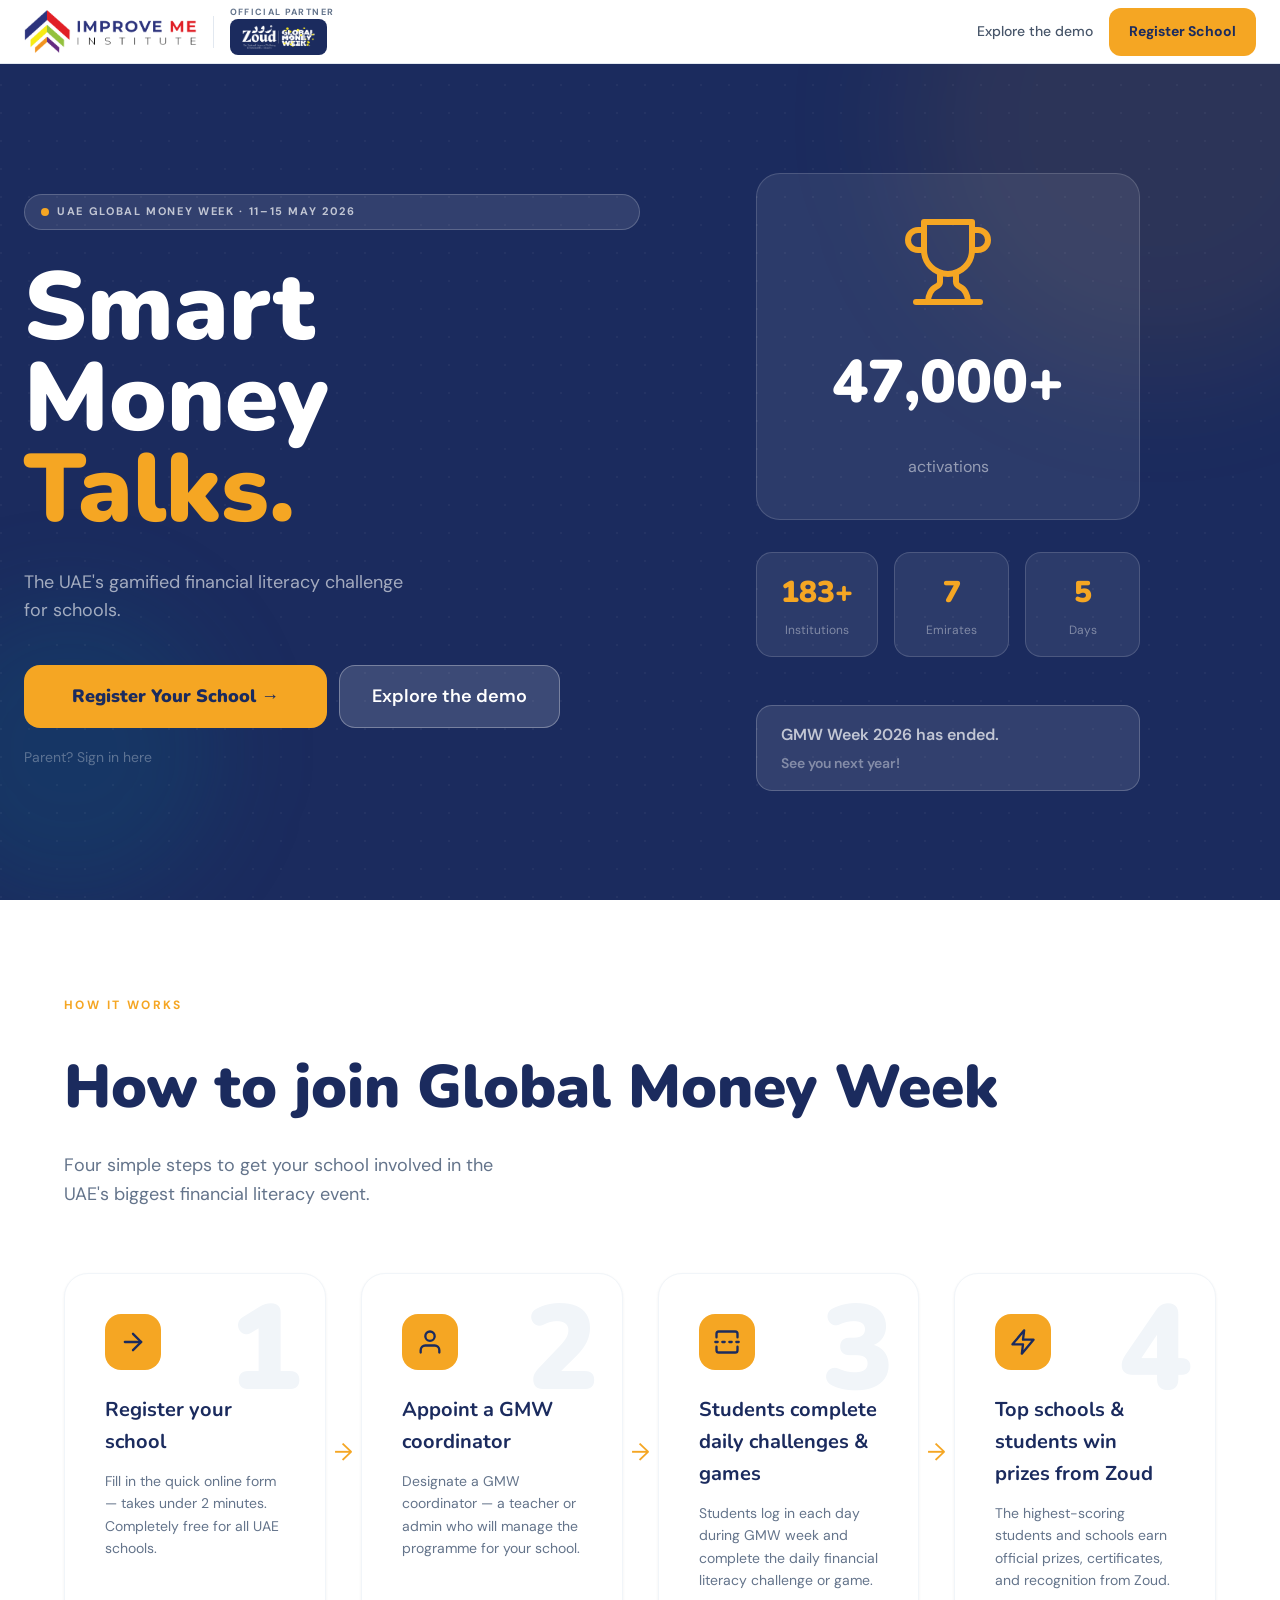
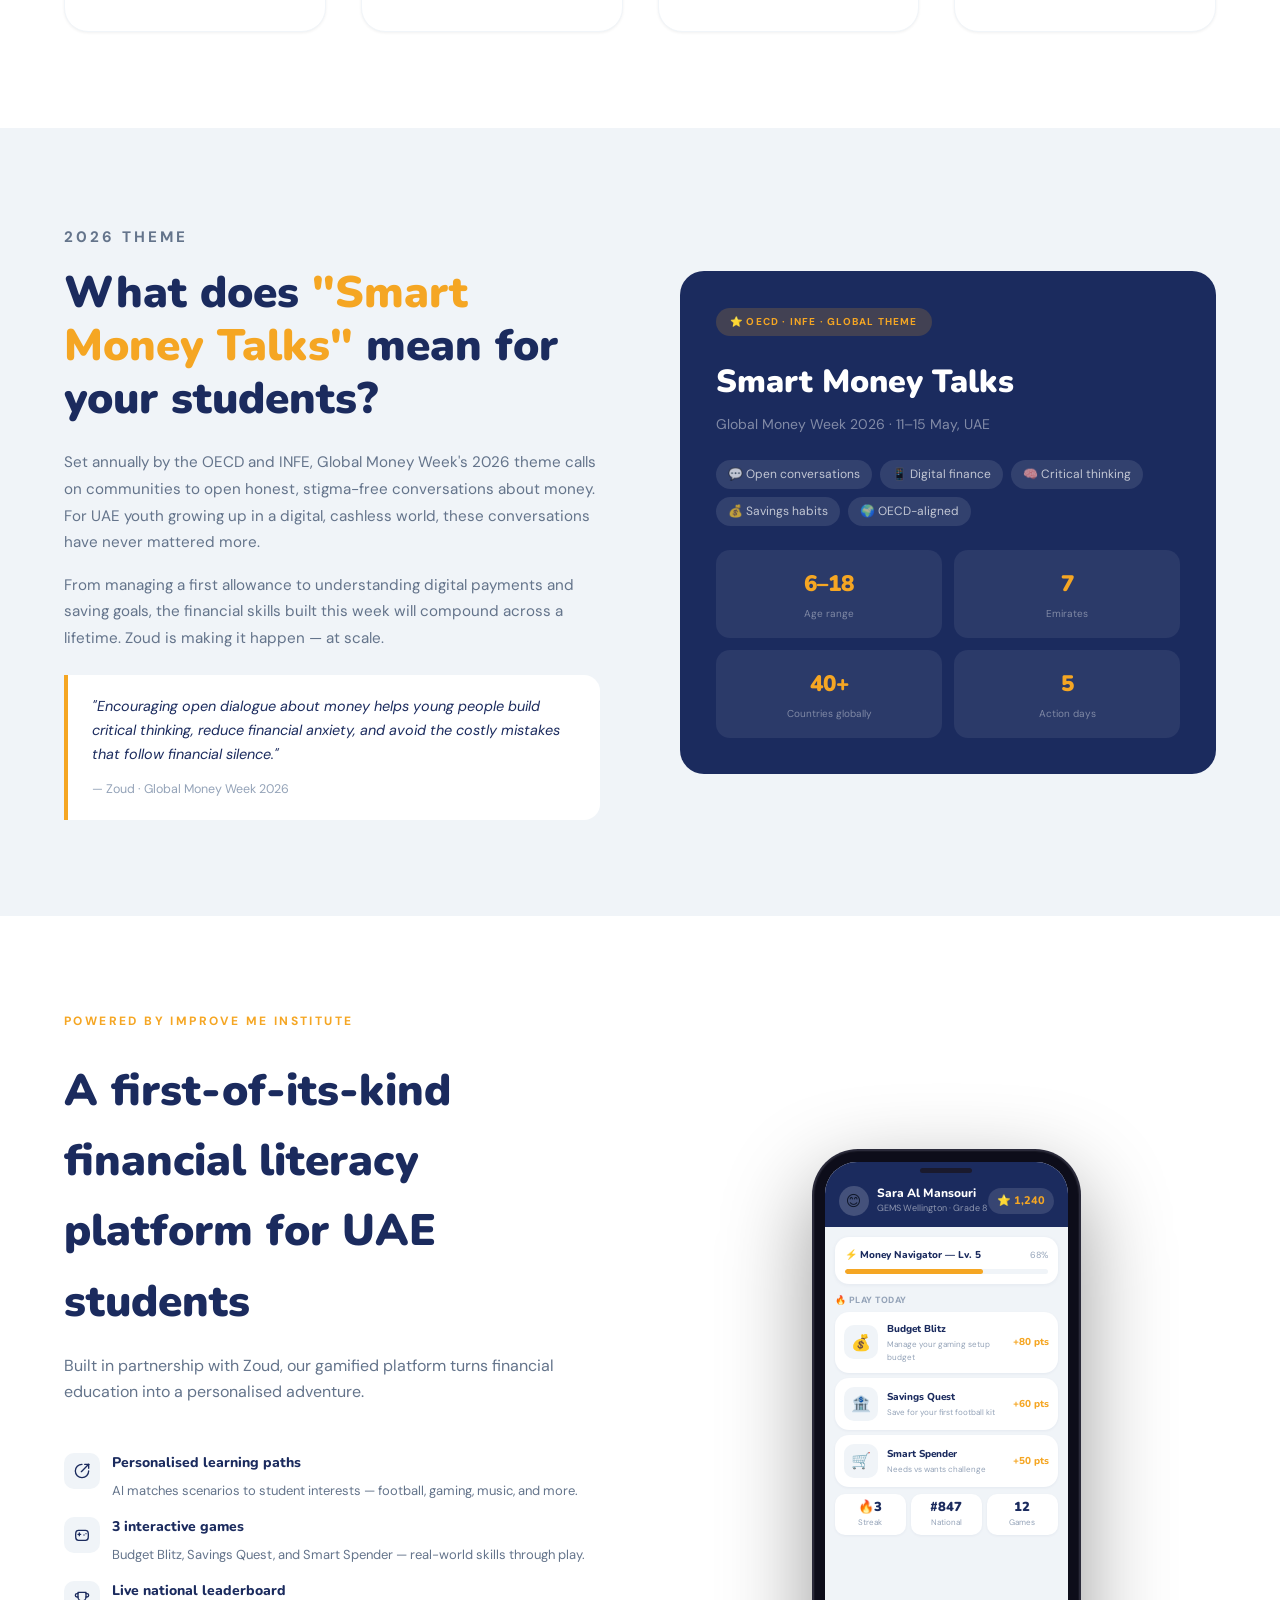
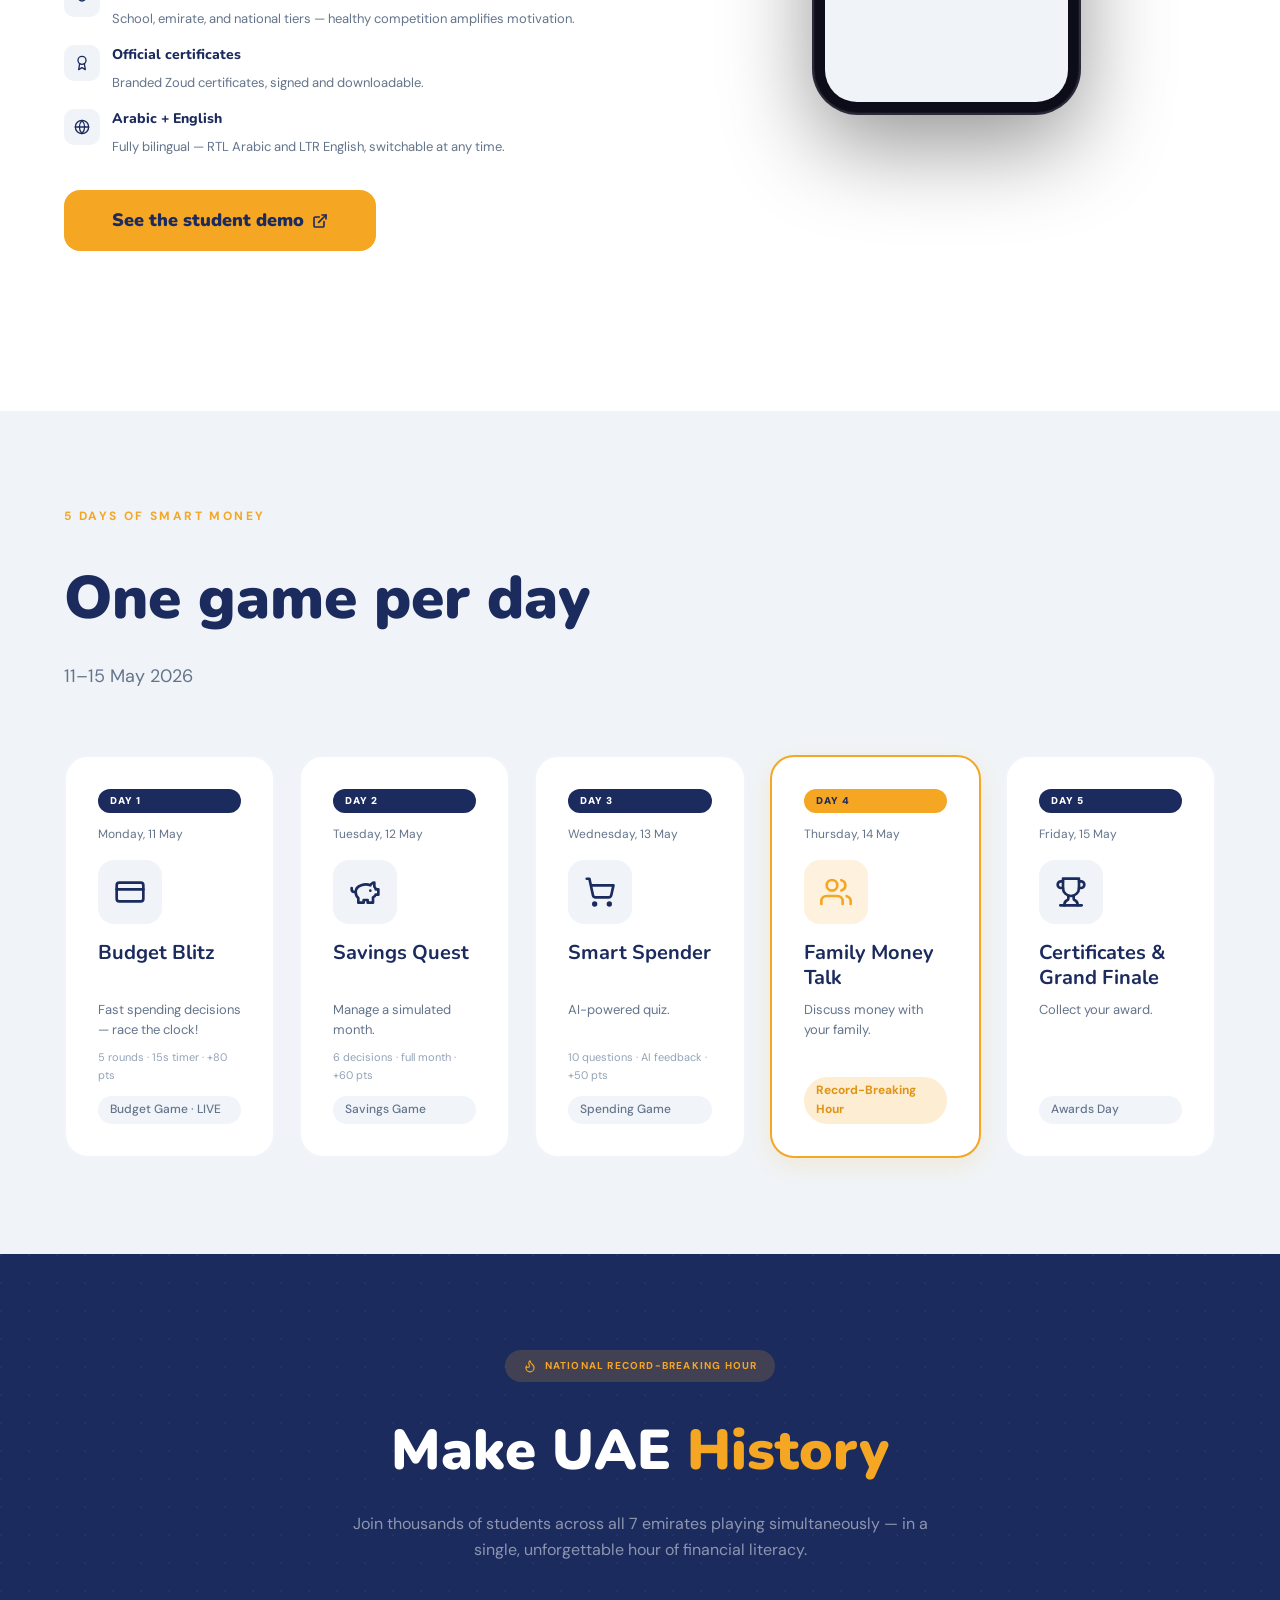
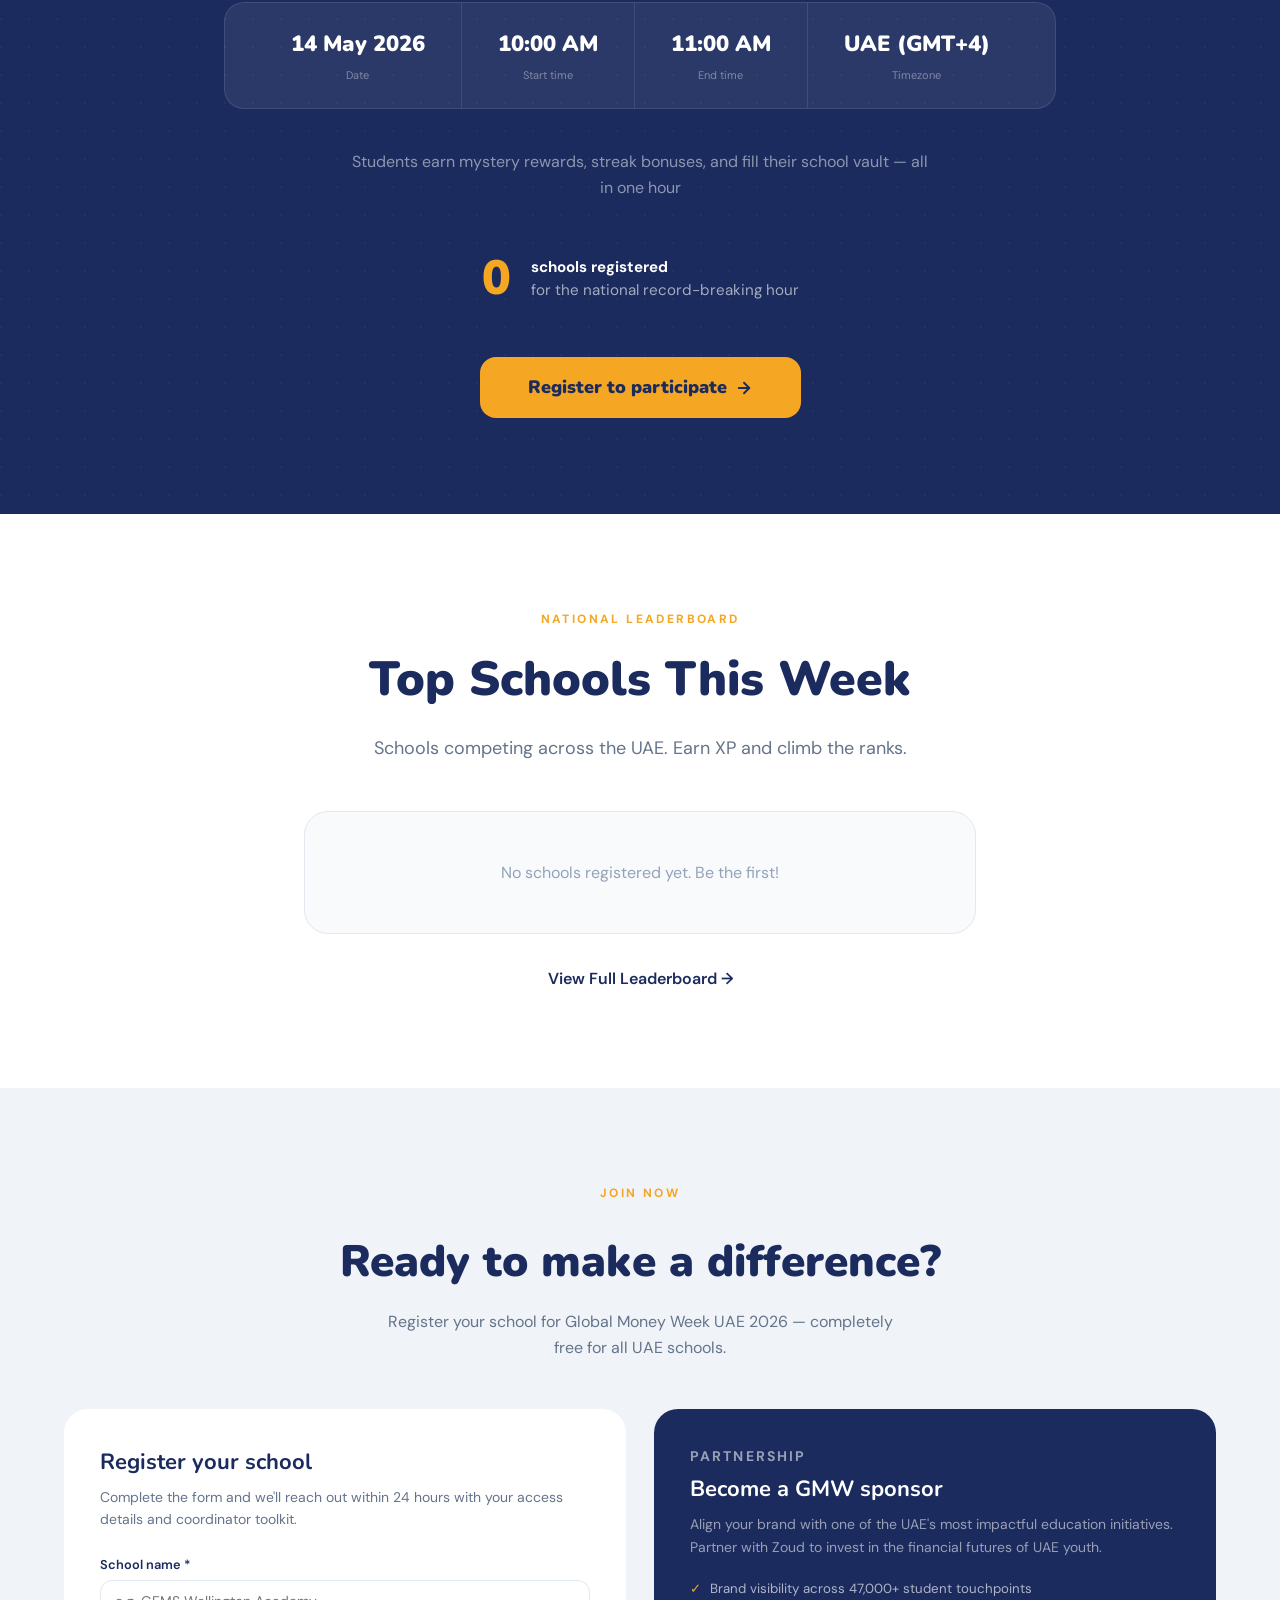
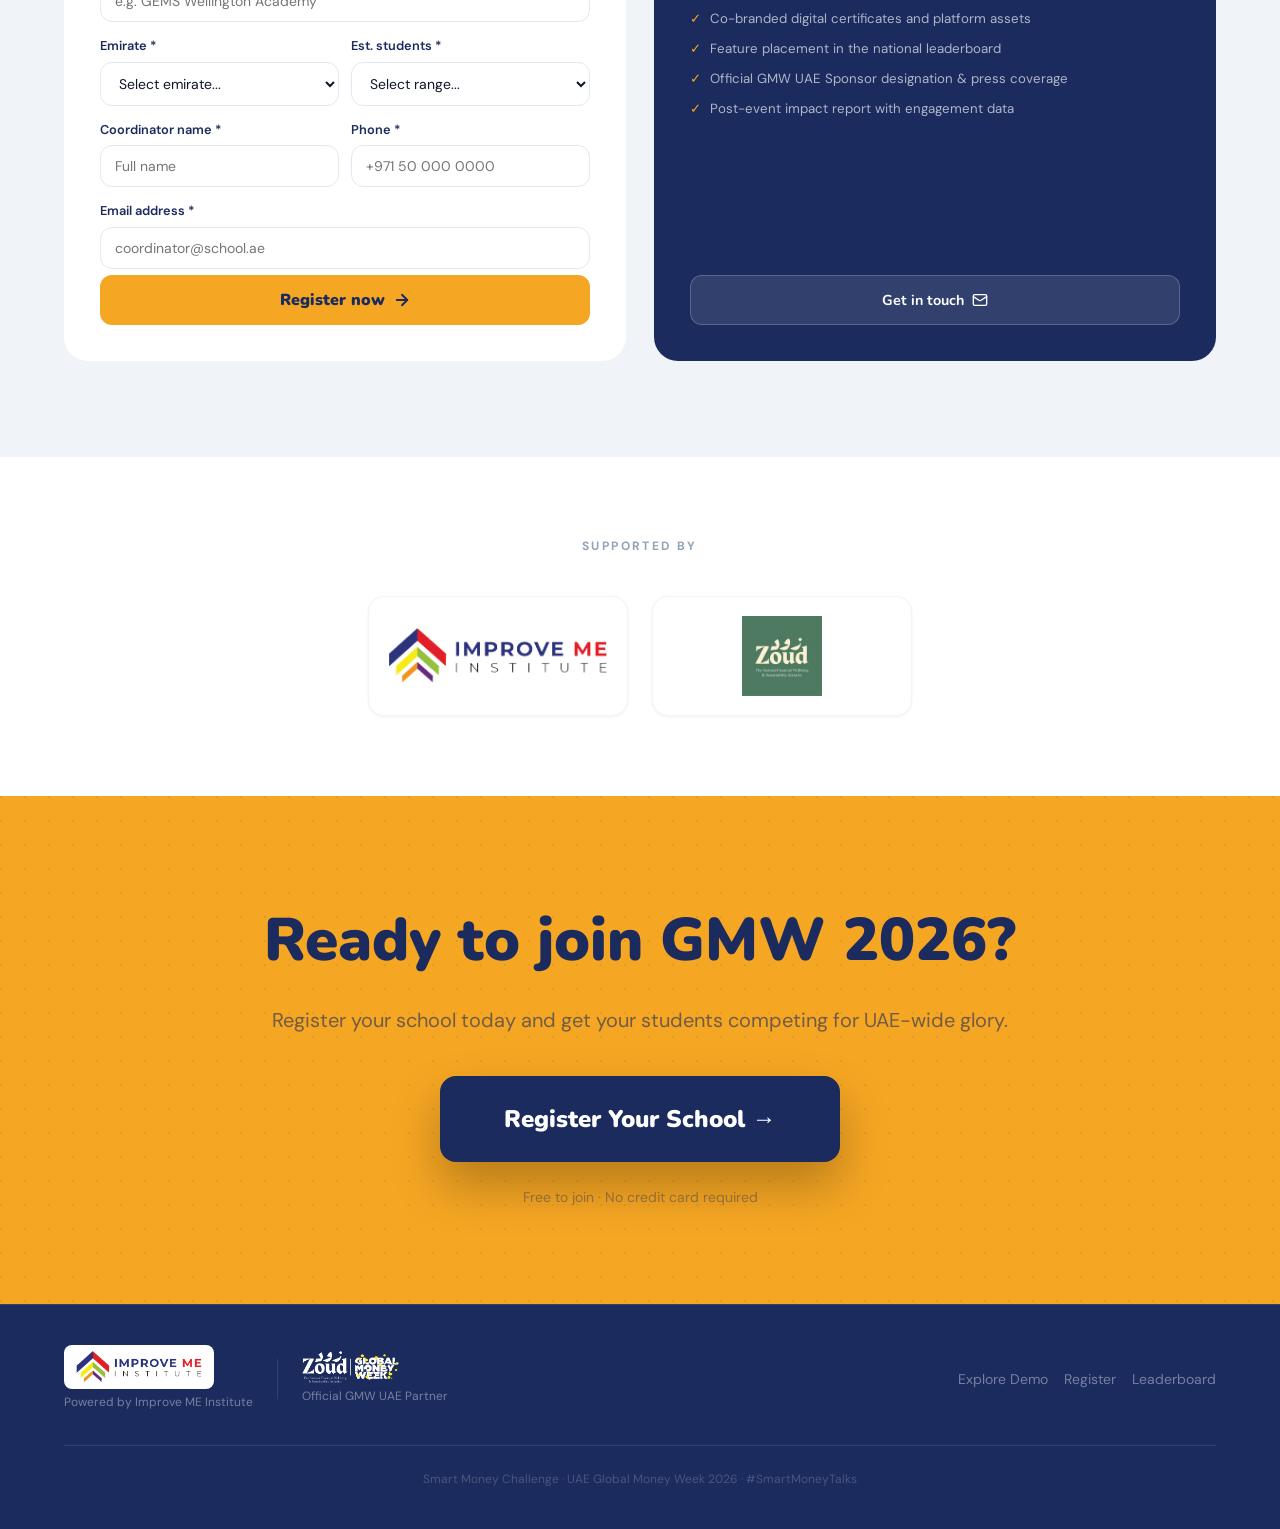
<file: landing-page/smart-money-challenge.html>
<!DOCTYPE html>
<html lang="en">
<head>
<meta charset="UTF-8"/>
<meta name="viewport" content="width=device-width, initial-scale=1.0"/>
<title>Smart Money Challenge — GMW 2026</title>
<meta name="description" content="UAE Global Money Week 2026 — Smart Money Talks"/>
<link rel="preconnect" href="https://fonts.googleapis.com"/>
<link rel="preconnect" href="https://fonts.gstatic.com" crossorigin/>
<link href="https://fonts.googleapis.com/css2?family=Nunito:wght@400;600;700;800;900&family=DM+Sans:wght@400;500;600&display=swap" rel="stylesheet"/>
<style>
*,*::before,*::after{box-sizing:border-box;margin:0;padding:0}
html{color-scheme:light;scroll-behavior:smooth}
body{
  font-family:'DM Sans',system-ui,sans-serif;
  background:#F0F4F8;
  color:#0F172A;
  line-height:1.6;
  overflow-x:hidden;
  min-height:100vh;
  -webkit-font-smoothing:antialiased;
}
img{max-width:100%;display:block}
a{text-decoration:none;color:inherit}

/* ANIMATIONS */
@keyframes fadeInUpLanding{from{opacity:0;transform:translateY(32px)}to{opacity:1;transform:translateY(0)}}
@keyframes fadeIn{from{opacity:0}to{opacity:1}}
@keyframes pulse-slow{0%,100%{opacity:1}50%{opacity:.6}}
.anim-1{animation:fadeInUpLanding .7s ease-out .1s both}
.anim-2{animation:fadeInUpLanding .7s ease-out .25s both}
.anim-3{animation:fadeInUpLanding .7s ease-out .4s both}
.anim-4{animation:fadeInUpLanding .7s ease-out .55s both}
.anim-5{animation:fadeInUpLanding .7s ease-out .7s both}
.pulse-dot{animation:pulse-slow 2s ease-in-out infinite}

/* NAV */
nav.topnav{
  position:fixed;top:0;left:0;right:0;z-index:50;
  height:64px;background:#fff;border-bottom:1px solid #E2E8F0;
  display:flex;align-items:center;
}
.nav-inner{
  height:100%;max-width:80rem;margin:0 auto;padding:0 1.5rem;
  display:flex;align-items:center;justify-content:space-between;width:100%;
}
.nav-logo{display:flex;align-items:center;gap:1rem}
.nav-divider{height:2rem;width:1px;background:#E2E8F0}
.nav-brand{display:flex;flex-direction:column;align-items:flex-start;gap:2px}
.nav-brand-label{font-size:9px;font-weight:700;letter-spacing:.15em;text-transform:uppercase;color:#64748B;line-height:1}
.nav-brand-badge{background:#1B2B5E;border-radius:8px;padding:6px 12px;display:flex;align-items:center;justify-content:center}
.nav-actions{display:flex;align-items:center;gap:1rem}
.nav-demo{color:#475569;font-size:.875rem;font-weight:500;transition:color .2s;display:flex;align-items:center;min-height:48px}
.nav-demo:hover{color:#0F172A}
.nav-register{
  background:#F5A623;color:#1B2B5E;font-weight:700;
  border-radius:12px;padding:8px 20px;font-size:.875rem;
  transition:background .2s;display:flex;align-items:center;min-height:48px;
}
.nav-register:hover{background:#E09415}
.reg-short{display:none}

/* HERO */
.hero{
  min-height:100vh;background:#1B2B5E;padding-top:64px;
  overflow:hidden;position:relative;
}
.hero-bg-circle1{
  position:absolute;width:500px;height:500px;border-radius:50%;
  background:rgba(245,166,35,.08);top:-128px;right:-128px;
  filter:blur(64px);pointer-events:none;
}
.hero-bg-circle2{
  position:absolute;width:300px;height:300px;border-radius:50%;
  background:rgba(0,123,138,.15);bottom:0;left:-80px;
  filter:blur(48px);pointer-events:none;
}
.hero-dot-grid{
  position:absolute;inset:0;opacity:.04;
  background-image:radial-gradient(circle at 1px 1px,white 1px,transparent 0);
  background-size:28px 28px;pointer-events:none;
}
.hero-inner{
  max-width:80rem;margin:0 auto;padding:0 1.5rem;
  position:relative;z-index:10;
}
.hero-grid{
  display:grid;grid-template-columns:1fr 1fr;gap:0;
  align-items:stretch;min-height:calc(100vh - 64px);
}
.hero-left{
  display:flex;flex-direction:column;justify-content:center;
  padding:96px 0;min-height:calc(100vh - 64px);
}
.hero-badge{
  display:inline-flex;align-items:center;gap:8px;
  background:rgba(255,255,255,.1);border:1px solid rgba(255,255,255,.2);
  border-radius:999px;padding:8px 16px;margin-bottom:32px;
}
.hero-badge-dot{width:8px;height:8px;border-radius:50%;background:#F5A623}
.hero-badge-text{color:rgba(255,255,255,.7);font-size:11px;font-weight:700;letter-spacing:.15em;text-transform:uppercase}
.hero-h1{margin-bottom:32px;font-family:'Nunito',sans-serif}
.hero-h1 .line1,.hero-h1 .line2{display:block;font-size:clamp(56px,9vw,96px);font-weight:900;color:#fff;line-height:.95}
.hero-h1 .line3{display:block;font-size:clamp(56px,9vw,96px);font-weight:900;color:#F5A623;line-height:.95}
.hero-sub{font-size:1.125rem;color:rgba(255,255,255,.6);line-height:1.6;max-width:24rem;margin-bottom:0}
.hero-cta{display:flex;flex-wrap:wrap;gap:12px;margin-top:40px}
.btn-primary{
  background:#F5A623;color:#1B2B5E;font-weight:900;font-family:'Nunito',sans-serif;
  border-radius:16px;padding:16px 48px;font-size:1.125rem;
  transition:background .2s,transform .2s;text-align:center;
  display:inline-flex;align-items:center;justify-content:center;min-height:48px;
}
.btn-primary:hover{background:#E09415;transform:scale(1.02)}
.btn-secondary{
  background:rgba(255,255,255,.15);color:#fff;font-weight:600;
  border-radius:16px;padding:16px 32px;font-size:1.125rem;
  border:1px solid rgba(255,255,255,.3);transition:background .2s;
  text-align:center;display:inline-flex;align-items:center;justify-content:center;min-height:48px;
}
.btn-secondary:hover{background:rgba(255,255,255,.25)}
.hero-parent-link{margin-top:16px;display:block}
.hero-parent-link a{color:rgba(255,255,255,.3);font-size:.875rem;transition:color .2s}
.hero-parent-link a:hover{color:rgba(255,255,255,.6)}

.hero-right{
  display:flex;flex-direction:column;align-items:center;justify-content:center;
  gap:32px;padding:64px 0;min-height:calc(100vh - 64px);
}
.hero-stat-card{
  width:100%;max-width:24rem;
  background:rgba(255,255,255,.08);border:1px solid rgba(255,255,255,.15);
  border-radius:24px;padding:40px;display:flex;flex-direction:column;
  align-items:center;text-align:center;gap:24px;
}
.hero-trophy{width:96px;height:96px;color:#F5A623}
.hero-stat-number{font-family:'Nunito',sans-serif;font-weight:900;font-size:3.75rem;color:#fff}
.hero-stat-label{color:rgba(255,255,255,.5);font-size:1rem}
.hero-pills{display:flex;gap:16px;width:100%;max-width:24rem}
.hero-pill{
  background:rgba(255,255,255,.08);border:1px solid rgba(255,255,255,.15);
  border-radius:16px;padding:16px 24px;text-align:center;flex:1;
}
.hero-pill-num{font-family:'Nunito',sans-serif;font-weight:900;font-size:1.875rem;color:#F5A623}
.hero-pill-label{color:rgba(255,255,255,.4);font-size:12px;margin-top:4px}
.hero-countdown-wrap{width:100%;max-width:24rem;margin-top:16px}

/* COUNTDOWN */
.countdown-label{
  color:rgba(255,255,255,.5);font-size:10px;font-weight:700;
  letter-spacing:.2em;text-transform:uppercase;margin-bottom:16px;display:block;
}
.countdown-grid{display:flex;gap:12px;flex-wrap:wrap}
.countdown-box{
  background:rgba(27,43,94,.6);backdrop-filter:blur(12px);
  border:1px solid rgba(255,255,255,.2);border-radius:16px;
  width:72px;height:72px;display:flex;flex-direction:column;
  align-items:center;justify-content:center;
}
.countdown-val{font-family:'Nunito',sans-serif;font-weight:900;font-size:1.875rem;color:#F5A623;font-variant-numeric:tabular-nums}
.countdown-unit{color:rgba(255,255,255,.4);font-size:9px;font-weight:700;letter-spacing:.1em;margin-top:2px}
.countdown-live{background:#F5A623;border-radius:16px;padding:16px 24px}
.countdown-live p{font-family:'Nunito',sans-serif;font-weight:900;color:#1B2B5E;font-size:1.25rem}
.countdown-ended{background:rgba(255,255,255,.1);border:1px solid rgba(255,255,255,.2);border-radius:16px;padding:16px 24px}
.countdown-ended p{color:rgba(255,255,255,.7);font-size:1rem;font-weight:600}
.countdown-ended .sub{color:rgba(255,255,255,.4);font-size:.875rem;margin-top:4px}

/* HOW IT WORKS */
.how{background:#fff;padding:96px 24px}
.section-inner{max-width:72rem;margin:0 auto}
.section-tag{color:#F5A623;font-size:12px;font-weight:700;letter-spacing:.2em;text-transform:uppercase;margin-bottom:24px}
.how-h2{font-family:'Nunito',sans-serif;font-weight:900;font-size:clamp(2.5rem,5vw,3.75rem);color:#1B2B5E;margin-bottom:16px}
.how-sub{color:#64748B;font-size:1.125rem;max-width:28rem;margin-bottom:64px}
.steps-row{display:flex;align-items:stretch;gap:8px}
.step-card{
  background:#fff;border-radius:24px;padding:40px;
  border:1px solid #F1F5F9;box-shadow:0 1px 3px rgba(0,0,0,.06);
  transition:transform .3s,box-shadow .3s;position:relative;
  overflow:hidden;flex:1;min-width:0;
}
.step-card:hover{transform:translateY(-8px);box-shadow:0 20px 48px rgba(0,0,0,.12)}
.step-bg-num{
  position:absolute;top:16px;right:24px;
  font-family:'Nunito',sans-serif;font-weight:900;
  font-size:120px;color:#F1F5F9;line-height:1;
  pointer-events:none;user-select:none;
}
.step-icon-wrap{
  width:56px;height:56px;border-radius:16px;background:#F5A623;
  display:flex;align-items:center;justify-content:center;margin-bottom:24px;
  position:relative;
}
.step-icon-wrap svg{width:28px;height:28px;color:#1B2B5E}
.step-title{font-family:'Nunito',sans-serif;font-weight:700;font-size:1.25rem;color:#1B2B5E;margin-bottom:12px}
.step-desc{color:#64748B;line-height:1.6;font-size:.875rem}
.step-arrow{color:#F5A623;font-size:1.5rem;align-self:center;flex-shrink:0;display:flex}

/* FIVE DAYS */
.five{background:#F0F4F8;padding:96px 24px}
.five-inner{max-width:72rem;margin:0 auto}
.five-h2{font-family:'Nunito',sans-serif;font-weight:900;font-size:clamp(2.5rem,5vw,3.75rem);color:#1B2B5E;margin-bottom:16px}
.five-sub{color:#64748B;font-size:1.125rem;margin-bottom:64px}
.days-row{display:grid;grid-template-columns:repeat(5,1fr);gap:24px}
.day-card{
  background:#fff;border-radius:24px;border:2px solid #F1F5F9;
  padding:32px;transition:transform .3s,box-shadow .3s;
  min-height:300px;display:flex;flex-direction:column;
}
.day-card:hover{transform:translateY(-8px);box-shadow:0 12px 32px rgba(0,0,0,.1)}
.day-card.highlight{border-color:#F5A623;box-shadow:0 8px 24px rgba(245,166,35,.15)}
.day-badge{
  display:inline-flex;border-radius:999px;padding:4px 12px;
  font-size:10px;font-weight:900;letter-spacing:.1em;margin-bottom:12px;
  background:#1B2B5E;color:#fff;
}
.day-badge.highlight{background:#F5A623;color:#1B2B5E}
.day-date{color:#64748B;font-size:12px;margin-bottom:16px}
.day-icon-wrap{
  width:64px;height:64px;border-radius:16px;background:#F0F4F8;
  display:flex;align-items:center;justify-content:center;margin-bottom:16px;
}
.day-icon-wrap.highlight{background:rgba(245,166,35,.15)}
.day-icon-wrap svg{width:32px;height:32px;color:#1B2B5E}
.day-icon-wrap.highlight svg{color:#F5A623}
.day-title{
  font-family:'Nunito',sans-serif;font-weight:700;font-size:1.25rem;color:#1B2B5E;
  margin-bottom:8px;line-height:1.25;min-height:52px;display:flex;align-items:flex-start;
}
.day-desc{color:#64748B;font-size:13px;line-height:1.5;margin-bottom:10px;flex-grow:1}
.day-meta{font-size:11px;color:#94A3B8;margin-bottom:12px}
.day-type{
  font-size:12px;border-radius:999px;padding:4px 12px;font-weight:500;
  margin-top:auto;background:#F1F5F9;color:#64748B;display:inline-block;
}
.day-type.highlight{background:rgba(245,166,35,.2);color:#E09415;font-weight:700}

/* LEADERBOARD */
.lb{background:#fff;padding:96px 24px}
.lb-inner{max-width:72rem;margin:0 auto}
.lb-tag{color:#F5A623;font-size:12px;font-weight:700;letter-spacing:.2em;text-transform:uppercase;margin-bottom:12px;text-align:center}
.lb-h2{font-family:'Nunito',sans-serif;font-weight:900;font-size:clamp(2rem,4vw,3rem);color:#1B2B5E;margin-bottom:16px;text-align:center}
.lb-sub{color:#64748B;font-size:1.125rem;margin-bottom:48px;text-align:center}
.lb-table{
  max-width:42rem;margin:0 auto;
  background:#F8FAFC;
  border:1px solid #E2E8F0;border-radius:24px;overflow:hidden;
}
.lb-empty{text-align:center;padding:48px;color:#94A3B8}
.lb-row{
  display:flex;align-items:center;gap:16px;
  padding:16px 24px;border-bottom:1px solid #E2E8F0;
  min-height:48px;transition:background .2s;
}
.lb-row:last-child{border-bottom:none}
.lb-row:hover{background:#F0F4F8}
.lb-rank{width:24px;height:24px;flex-shrink:0;display:flex;align-items:center;justify-content:center}
.lb-rank svg{width:24px;height:24px}
.lb-rank-crown{color:#F5A623}
.lb-rank-silver{color:#94A3B8}
.lb-rank-bronze{color:#FB923C}
.lb-rank-num{color:#94A3B8;font-weight:700;font-size:.875rem}
.lb-name{flex:1;font-weight:600;color:#1B2B5E}
.lb-name.first{font-family:'Nunito',sans-serif;font-weight:900;font-size:1.125rem}
.lb-emirate{background:#F1F5F9;color:#64748B;font-size:12px;border-radius:999px;padding:4px 8px;flex-shrink:0}
.lb-xp{background:rgba(245,166,35,.15);color:#E09415;font-weight:700;font-size:.875rem;border-radius:999px;padding:4px 12px;flex-shrink:0;font-variant-numeric:tabular-nums}
.lb-link{text-align:center;margin-top:32px}
.lb-link a{color:#1B2B5E;font-weight:600;transition:color .2s}
.lb-link a:hover{color:#F5A623}

/* SUPPORTED BY */
.support{background:#fff;padding:80px 24px}
.support-inner{max-width:56rem;margin:0 auto}
.support-tag{color:#94A3B8;font-size:12px;font-weight:700;letter-spacing:.2em;text-transform:uppercase;text-align:center;margin-bottom:40px}
.logos-row{display:flex;flex-wrap:wrap;align-items:center;justify-content:center;gap:24px}
.logo-box{
  background:#fff;border-radius:16px;border:1px solid #F1F5F9;
  box-shadow:0 1px 3px rgba(0,0,0,.06);width:260px;height:120px;
  display:flex;align-items:center;justify-content:center;overflow:hidden;
  transition:box-shadow .2s,border-color .2s;
}
.logo-box:hover{box-shadow:0 4px 16px rgba(0,0,0,.1);border-color:#E2E8F0}
.logo-box img{max-height:80px;max-width:220px;width:auto;object-fit:contain}
.logo-box.wide img{max-height:90px}

/* FINAL CTA */
.cta{background:#F5A623;padding:96px 24px;position:relative;overflow:hidden}
.cta-dot-grid{
  position:absolute;inset:0;opacity:.08;
  background-image:radial-gradient(circle at 1px 1px,#1B2B5E 1px,transparent 0);
  background-size:24px 24px;pointer-events:none;
}
.cta-inner{max-width:48rem;margin:0 auto;text-align:center;position:relative;z-index:1}
.cta-h2{font-family:'Nunito',sans-serif;font-weight:900;font-size:clamp(2.5rem,5vw,3.75rem);color:#1B2B5E;margin-bottom:16px}
.cta-sub{color:rgba(27,43,94,.6);font-size:1.25rem;margin-bottom:40px}
.btn-cta{
  display:inline-flex;align-items:center;justify-content:center;
  background:#1B2B5E;color:#fff;font-family:'Nunito',sans-serif;font-weight:900;
  border-radius:16px;padding:24px 64px;font-size:1.5rem;
  transition:background .2s,transform .2s;box-shadow:0 24px 48px rgba(0,0,0,.25);
  min-height:48px;
}
.btn-cta:hover{background:#111F45;transform:scale(1.02)}
.cta-note{margin-top:24px;color:rgba(27,43,94,.4);font-size:.875rem}

/* FOOTER */
footer{background:#1B2B5E;padding:40px 24px;border-top:1px solid rgba(255,255,255,.1)}
.footer-inner{max-width:72rem;margin:0 auto}
.footer-top{display:flex;flex-wrap:wrap;justify-content:space-between;align-items:center;gap:24px}
.footer-brand{display:flex;align-items:center;gap:24px}
.footer-brand-left{display:flex;flex-direction:column;align-items:flex-start;gap:4px}
.footer-brand-logo{background:#fff;border-radius:8px;padding:6px 12px;display:inline-flex}
.footer-brand-sub{color:rgba(255,255,255,.4);font-size:12px}
.footer-divider{height:40px;width:1px;background:rgba(255,255,255,.1)}
.footer-brand-right{display:flex;flex-direction:column;align-items:flex-start;gap:4px}
.footer-nav{display:flex;align-items:center;gap:16px;font-size:.875rem}
.footer-nav a{color:rgba(255,255,255,.4);transition:color .2s;display:flex;align-items:center;min-height:48px}
.footer-nav a:hover{color:rgba(255,255,255,.8)}
.footer-bottom{border-top:1px solid rgba(255,255,255,.1);margin-top:32px;padding-top:24px;text-align:center}
.footer-bottom p{color:rgba(255,255,255,.2);font-size:12px}

/* RESPONSIVE */
@media(max-width:1023px){
  .hero-grid{grid-template-columns:1fr}
  .hero-left{padding:64px 0 32px;min-height:auto}
  .hero-right{padding:32px 0 64px;min-height:auto}
  .steps-row{flex-direction:column}
  .step-arrow{display:none}
  .days-row{grid-template-columns:repeat(2,1fr);gap:16px}
  .hero-h1 .line1,.hero-h1 .line2,.hero-h1 .line3{font-size:clamp(48px,8vw,80px)}
}
@media(max-width:767px){
  .nav-demo{display:none}
  .nav-logo>img{height:34px!important}
  .nav-brand-badge img{height:18px!important}
  .nav-brand-badge{padding:4px 10px}
  .nav-divider{height:1.5rem}
  .hero-h1 .line1,.hero-h1 .line2,.hero-h1 .line3{font-size:clamp(40px,11vw,64px)}
  .hero-cta{flex-direction:column}
  .btn-primary,.btn-secondary{width:100%;padding:14px 24px;font-size:1rem;justify-content:center}
  .hero-badge-text{font-size:10px;letter-spacing:.1em}
  .hero-stat-card{padding:28px}
  .hero-stat-number{font-size:2.75rem}
  .countdown-box{width:60px;height:60px}
  .countdown-val{font-size:1.5rem}
  .countdown-grid{gap:8px}
  .how,.five,.lb,.about,.features,.record,.register{padding:64px 20px}
  .support{padding:56px 20px}
  .cta{padding:64px 20px}
}
@media(max-width:639px){
  .days-row{grid-template-columns:1fr}
  .logos-row{flex-direction:column;align-items:center}
  .logo-box{width:100%;max-width:320px}
  .footer-top{flex-direction:column;align-items:center}
  .footer-brand{flex-direction:column;align-items:center}
  .footer-nav{flex-wrap:wrap;justify-content:center;gap:8px}
}
@media(max-width:479px){
  .nav-inner{padding:0 1rem}
  .nav-brand-label{display:none}
  .nav-logo>img{height:28px!important}
  .nav-brand-badge img{height:16px!important}
  .nav-brand-badge{padding:4px 8px}
  .nav-divider{height:1.25rem}
  .nav-register{padding:8px 14px;font-size:.8rem;border-radius:10px}
  .reg-full{display:none}.reg-short{display:inline}
  .hero-inner{padding:0 1rem}
  .hero-h1 .line1,.hero-h1 .line2,.hero-h1 .line3{font-size:clamp(36px,12vw,56px)}
  .hero-left{padding:48px 0 24px}
  .hero-right{padding:24px 0 48px}
  .hero-badge{padding:6px 12px}
  .hero-stat-card{padding:20px;gap:16px}
  .hero-stat-number{font-size:2.25rem}
  .hero-stat-label{font-size:.875rem}
  .hero-pill-num{font-size:1.5rem}
  .countdown-box{width:52px;height:52px}
  .countdown-val{font-size:1.25rem}
  .countdown-grid{gap:6px}
  .how,.five,.lb,.features,.record,.register{padding:48px 16px}
  .about{padding:48px 16px}
  .support{padding:40px 16px}
  .cta{padding:48px 16px}
  .how-h2,.five-h2,.about-h2,.features-h2,.register-h2,.cta-h2{word-break:break-word}
  .step-card{padding:24px}
  .step-bg-num{font-size:80px}
  .day-card{padding:20px;min-height:auto}
  .lb-row{padding:12px 16px;gap:10px}
  .lb-emirate{display:none}
  .rtc-item{padding:16px 20px}
  .rc-num{font-size:2rem}
  .record-counter{gap:12px}
  .reg-form-card,.sponsor-card{padding:24px}
  .btn-cta{padding:16px 32px;font-size:1.125rem;width:100%;box-sizing:border-box}
  .footer-inner{padding:0}
  .footer-nav a{min-height:36px}
  .hero-pills{gap:8px}
}

/* ABOUT THE THEME */
.about{background:#F0F4F8;padding:96px 24px}
.about-inner{max-width:72rem;margin:0 auto;display:grid;grid-template-columns:1fr 1fr;gap:80px;align-items:center}
.about-h2{font-family:'Nunito',sans-serif;font-weight:900;font-size:clamp(1.75rem,3.5vw,2.75rem);color:#1B2B5E;margin-bottom:24px;line-height:1.2}
.about-h2 span{color:#F5A623}
.about-body p{color:#64748B;font-size:.95rem;line-height:1.75;margin-bottom:16px}
.about-quote{background:#fff;border-left:4px solid #F5A623;border-radius:0 16px 16px 0;padding:20px 24px;margin-top:24px}
.about-quote blockquote{color:#1B2B5E;font-style:italic;font-size:.9rem;line-height:1.65;margin-bottom:8px}
.about-quote cite{color:#94A3B8;font-size:.78rem;font-style:normal}
.theme-card{background:#1B2B5E;border-radius:24px;padding:36px}
.theme-tag{display:inline-flex;align-items:center;gap:8px;background:rgba(245,166,35,.18);color:#F5A623;font-size:10px;font-weight:700;letter-spacing:.12em;text-transform:uppercase;padding:6px 14px;border-radius:999px;margin-bottom:20px}
.theme-h3{font-family:'Nunito',sans-serif;font-weight:900;font-size:2rem;color:#fff;margin-bottom:6px}
.theme-sub{color:rgba(255,255,255,.45);font-size:.875rem;margin-bottom:24px}
.theme-pills{display:flex;flex-wrap:wrap;gap:8px;margin-bottom:24px}
.theme-pill{background:rgba(255,255,255,.1);color:rgba(255,255,255,.7);font-size:12px;border-radius:999px;padding:5px 12px}
.theme-stats{display:grid;grid-template-columns:repeat(2,1fr);gap:12px}
.theme-stat{background:rgba(255,255,255,.07);border-radius:14px;padding:16px;text-align:center}
.theme-stat-num{font-family:'Nunito',sans-serif;font-weight:900;font-size:1.4rem;color:#F5A623}
.theme-stat-lbl{color:rgba(255,255,255,.4);font-size:10px;margin-top:4px}

/* PLATFORM FEATURES */
.features{background:#fff;padding:96px 24px}
.features-inner{max-width:72rem;margin:0 auto}
.features-h2{font-family:'Nunito',sans-serif;font-weight:900;font-size:clamp(1.75rem,3.5vw,2.75rem);color:#1B2B5E;margin-bottom:16px;max-width:38rem}
.features-sub{color:#64748B;font-size:1rem;margin-bottom:48px;max-width:32rem}
.features-grid{display:grid;grid-template-columns:repeat(3,1fr);gap:20px;margin-bottom:40px}
.feature-card{background:#fff;border-radius:20px;padding:28px;border:1px solid #F1F5F9;transition:transform .3s,box-shadow .3s}
.feature-card:hover{transform:translateY(-4px);box-shadow:0 12px 32px rgba(0,0,0,.08)}
.feature-icon{width:46px;height:46px;border-radius:14px;background:#1B2B5E;display:flex;align-items:center;justify-content:center;margin-bottom:14px}
.feature-icon svg{width:20px;height:20px;color:#F5A623}
.feature-title{font-family:'Nunito',sans-serif;font-weight:700;font-size:1rem;color:#1B2B5E;margin-bottom:6px}
.feature-desc{color:#64748B;font-size:.83rem;line-height:1.6}

/* RECORD-BREAKING HOUR */
.record{background:#1B2B5E;padding:96px 24px;position:relative;overflow:hidden}
.record-dot-grid{position:absolute;inset:0;opacity:.04;background-image:radial-gradient(circle at 1px 1px,white 1px,transparent 0);background-size:28px 28px;pointer-events:none}
.record-inner{max-width:52rem;margin:0 auto;text-align:center;position:relative;z-index:1}
.record-badge-tag{display:inline-flex;align-items:center;gap:8px;background:rgba(245,166,35,.18);color:#F5A623;font-size:10px;font-weight:700;letter-spacing:.12em;text-transform:uppercase;padding:8px 18px;border-radius:999px;margin-bottom:24px}
.record-h2{font-family:'Nunito',sans-serif;font-weight:900;font-size:clamp(2.25rem,5vw,3.5rem);color:#fff;margin-bottom:16px}
.record-h2 em{color:#F5A623;font-style:normal}
.record-sub{color:rgba(255,255,255,.5);font-size:1rem;margin-bottom:40px;max-width:36rem;margin-left:auto;margin-right:auto}
.record-time-card{display:flex;flex-wrap:wrap;justify-content:center;background:rgba(255,255,255,.07);border:1px solid rgba(255,255,255,.1);border-radius:20px;overflow:hidden;margin-bottom:40px}
.rtc-item{padding:24px 36px;text-align:center}
.rtc-val{font-family:'Nunito',sans-serif;font-weight:900;font-size:1.375rem;color:#fff}
.rtc-lbl{color:rgba(255,255,255,.4);font-size:11px;margin-top:4px}
.rtc-sep{width:1px;background:rgba(255,255,255,.1)}
.record-counter{display:flex;align-items:center;justify-content:center;gap:20px;margin-bottom:40px}
.rc-num{font-family:'Nunito',sans-serif;font-weight:900;font-size:3rem;color:#F5A623}
.rc-label{color:rgba(255,255,255,.6);font-size:.95rem;text-align:left;line-height:1.5}
.rc-label strong{color:#fff;display:block}

/* REGISTRATION */
.register{background:#F0F4F8;padding:96px 24px}
.register-inner{max-width:72rem;margin:0 auto}
.register-header{text-align:center;margin-bottom:48px}
.register-h2{font-family:'Nunito',sans-serif;font-weight:900;font-size:clamp(1.75rem,3.5vw,2.75rem);color:#1B2B5E;margin-bottom:12px}
.register-sub{color:#64748B;font-size:1rem;max-width:32rem;margin:0 auto}
.register-grid{display:grid;grid-template-columns:1fr 1fr;gap:28px}
.reg-form-card{background:#fff;border-radius:24px;padding:36px}
.reg-form-card h3{font-family:'Nunito',sans-serif;font-weight:700;font-size:1.375rem;color:#1B2B5E;margin-bottom:6px}
.reg-form-card>p{color:#64748B;font-size:.875rem;margin-bottom:24px;line-height:1.6}
.fg{margin-bottom:14px}
.fg label{display:block;font-size:.8rem;font-weight:600;color:#1B2B5E;margin-bottom:5px}
.fg input,.fg select{width:100%;padding:11px 14px;border:1.5px solid #E2E8F0;border-radius:12px;font-family:inherit;font-size:.875rem;color:#0F172A;background:#fff;transition:border-color .2s}
.fg input:focus,.fg select:focus{outline:none;border-color:#1B2B5E}
.fg input.err,.fg select.err{border-color:#EF4444}
.fe{display:none;color:#EF4444;font-size:.75rem;margin-top:3px}
.fe.show{display:block}
.form-row{display:grid;grid-template-columns:1fr 1fr;gap:12px}
.btn-submit{width:100%;padding:14px;background:#F5A623;color:#1B2B5E;font-family:'Nunito',sans-serif;font-weight:900;font-size:1rem;border-radius:12px;border:none;cursor:pointer;transition:background .2s,transform .15s;margin-top:6px;display:flex;align-items:center;justify-content:center;gap:8px}
.btn-submit:hover{background:#E09415;transform:translateY(-1px)}
.success-msg{display:none;text-align:center;padding:40px 20px}
.success-msg.show{display:block}
.success-ico{width:64px;height:64px;background:rgba(245,166,35,.15);border-radius:50%;display:flex;align-items:center;justify-content:center;margin:0 auto 16px}
.success-ico svg{color:#F5A623}
.success-msg h4{font-family:'Nunito',sans-serif;font-weight:700;font-size:1.25rem;color:#1B2B5E;margin-bottom:8px}
.success-msg p{color:#64748B;font-size:.875rem}
.sponsor-card{background:#1B2B5E;border-radius:24px;padding:36px;display:flex;flex-direction:column;gap:20px;justify-content:space-between}
.sponsor-card h3{font-family:'Nunito',sans-serif;font-weight:700;font-size:1.375rem;color:#fff;margin-bottom:6px}
.sponsor-label{color:#F5A623;font-size:10px;font-weight:700;letter-spacing:.15em;text-transform:uppercase;margin-bottom:4px}
.sponsor-card>div>p{color:rgba(255,255,255,.55);font-size:.875rem;line-height:1.65}
.sponsor-list{list-style:none;display:flex;flex-direction:column;gap:10px;flex:1}
.sponsor-list li{color:rgba(255,255,255,.65);font-size:.83rem;padding-left:20px;position:relative;line-height:1.5}
.sponsor-list li::before{content:'✓';position:absolute;left:0;color:#F5A623;font-weight:700}
.btn-ghost{width:100%;padding:14px;background:rgba(255,255,255,.1);color:#fff;font-family:'Nunito',sans-serif;font-weight:700;font-size:.9rem;border-radius:12px;border:1.5px solid rgba(255,255,255,.2);cursor:pointer;transition:background .2s,border-color .2s;display:flex;align-items:center;justify-content:center;gap:8px}
.btn-ghost:hover{background:rgba(255,255,255,.18);border-color:rgba(255,255,255,.5)}

/* FEATURES — 2-col layout with phone mockup */
.features-layout{display:grid;grid-template-columns:1fr 1fr;gap:72px;align-items:center;margin-bottom:64px}
.feat-hl{list-style:none;display:flex;flex-direction:column;gap:14px;margin:24px 0 32px}
.feat-hl li{display:flex;align-items:flex-start;gap:12px}
.feat-hl-icon{width:36px;height:36px;background:#F0F4F8;border-radius:10px;display:flex;align-items:center;justify-content:center;flex-shrink:0;margin-top:1px}
.feat-hl-icon svg{width:16px;height:16px;color:#1B2B5E;stroke:currentColor}
.feat-hl-title{font-family:'Nunito',sans-serif;font-weight:800;font-size:14px;color:#1B2B5E;display:block;margin-bottom:2px}
.feat-hl-desc{font-size:13px;color:#64748B;line-height:1.5}

/* Phone mockup */
.smc-device-wrap{display:flex;justify-content:center;align-items:center}
.smc-phone-shell{
  width:265px;background:#0d0d1a;border-radius:44px;padding:11px;
  box-shadow:0 0 0 2px #2a2a3a,0 32px 90px rgba(0,0,0,.42),inset 0 0 0 1px rgba(255,255,255,.04);
  position:relative;
}
.smc-phone-shell::before{
  content:'';position:absolute;top:17px;left:50%;transform:translateX(-50%);
  width:52px;height:5px;background:#1a1a2e;border-radius:3px;z-index:10;
}
.smc-phone-screen{background:#F0F4F8;border-radius:32px;overflow:hidden;height:540px}
.smc-bar{background:#1B2B5E;padding:24px 14px 11px;display:flex;justify-content:space-between;align-items:center}
.smc-user{display:flex;align-items:center;gap:8px}
.smc-avi{width:30px;height:30px;background:rgba(255,255,255,.18);border-radius:50%;display:flex;align-items:center;justify-content:center;font-size:15px}
.smc-name{font-size:12px;font-weight:800;color:#fff;font-family:'Nunito',sans-serif;line-height:1.2}
.smc-grade{font-size:9px;color:rgba(255,255,255,.5)}
.smc-pts{display:flex;align-items:center;gap:4px;background:rgba(255,255,255,.12);padding:4px 9px;border-radius:999px;color:#F5A623;font-size:11px;font-weight:800;font-family:'Nunito',sans-serif}
.smc-body{padding:10px}
.smc-card{background:#fff;border-radius:14px;padding:10px;margin-bottom:7px;box-shadow:0 1px 4px rgba(27,43,94,.06)}
.smc-lvl-row{display:flex;justify-content:space-between;align-items:center;margin-bottom:6px}
.smc-lvl-name{font-size:10px;font-weight:800;color:#1B2B5E;font-family:'Nunito',sans-serif}
.smc-lvl-pct{font-size:9px;color:#94A3B8}
.smc-bar-track{height:5px;background:#F0F4F8;border-radius:3px;overflow:hidden}
.smc-bar-fill{height:100%;background:#F5A623;width:68%;border-radius:3px}
.smc-sh{font-size:9px;font-weight:800;letter-spacing:.06em;text-transform:uppercase;color:#94A3B8;margin:9px 0 5px}
.smc-game{background:#fff;border-radius:14px;padding:9px;margin-bottom:5px;display:flex;align-items:center;gap:9px;box-shadow:0 1px 3px rgba(27,43,94,.05)}
.smc-game-ico{width:34px;height:34px;background:#F0F4F8;border-radius:10px;display:flex;align-items:center;justify-content:center;font-size:16px;flex-shrink:0}
.smc-game-title{font-size:10px;font-weight:800;color:#1B2B5E;font-family:'Nunito',sans-serif;margin-bottom:1px}
.smc-game-sub{font-size:8px;color:#94A3B8}
.smc-game-pts{margin-left:auto;font-size:10px;font-weight:800;color:#F5A623;white-space:nowrap;font-family:'Nunito',sans-serif}
.smc-row3{display:grid;grid-template-columns:repeat(3,1fr);gap:5px;margin-top:7px}
.smc-s{background:#fff;border-radius:10px;padding:7px;text-align:center;box-shadow:0 1px 3px rgba(27,43,94,.05)}
.smc-s-num{font-size:13px;font-weight:900;color:#1B2B5E;font-family:'Nunito',sans-serif;line-height:1}
.smc-s-lbl{font-size:8px;color:#94A3B8;margin-top:2px}

@media(max-width:1023px){
  .about-inner,.register-grid{grid-template-columns:1fr;gap:36px}
  .features-grid{grid-template-columns:repeat(2,1fr)}
  .features-layout{grid-template-columns:1fr;gap:48px}
  .smc-device-wrap{order:0}
}
@media(max-width:639px){
  .features-grid{grid-template-columns:1fr}
  .form-row{grid-template-columns:1fr}
  .record-time-card{flex-direction:column}
  .record-time-card .rtc-sep{width:100%;height:1px}
}
</style>
</head>
<body>

<!-- NAV -->
<nav class="topnav">
  <div class="nav-inner">
    <a href="/" class="nav-logo">
      <img src="images/imi_logo.png" alt="Improve ME Institute" style="height:44px;width:auto"/>
      <div class="nav-divider" aria-hidden="true"></div>
      <div class="nav-brand">
        <span class="nav-brand-label">Official Partner</span>
        <div class="nav-brand-badge">
          <img src="images/zoudxgwm.png" alt="Zoud x GMW" style="height:24px;width:auto;object-fit:contain"/>
        </div>
      </div>
    </a>
    <div class="nav-actions">
      <a href="/" class="nav-demo">Explore the demo</a>
      <a href="#register" class="nav-register"><span class="reg-full">Register School</span><span class="reg-short">Register</span></a>
    </div>
  </div>
</nav>

<!-- HERO -->
<section class="hero">
  <div class="hero-bg-circle1" aria-hidden="true"></div>
  <div class="hero-bg-circle2" aria-hidden="true"></div>
  <div class="hero-dot-grid" aria-hidden="true"></div>
  <div class="hero-inner">
    <div class="hero-grid">
      <!-- LEFT -->
      <div class="hero-left">
        <div class="hero-badge anim-1">
          <span class="hero-badge-dot pulse-dot"></span>
          <span class="hero-badge-text">UAE GLOBAL MONEY WEEK · 11–15 MAY 2026</span>
        </div>
        <h1 class="hero-h1 anim-2">
          <span class="line1">Smart</span>
          <span class="line2">Money</span>
          <span class="line3">Talks.</span>
        </h1>
        <p class="hero-sub anim-3">The UAE's gamified financial literacy challenge for schools.</p>
        <div class="hero-cta anim-4">
          <a href="#register" class="btn-primary">Register Your School →</a>
          <a href="/" class="btn-secondary">Explore the demo</a>
        </div>
        <div class="hero-parent-link anim-5">
          <a href="/login">Parent? Sign in here</a>
        </div>
      </div>
      <!-- RIGHT -->
      <div class="hero-right">
        <div class="hero-stat-card">
          <svg class="hero-trophy" viewBox="0 0 24 24" fill="none" stroke="currentColor" stroke-width="1.5" stroke-linecap="round" stroke-linejoin="round" aria-hidden="true">
            <path d="M6 9H4.5a2.5 2.5 0 0 1 0-5H6"/><path d="M18 9h1.5a2.5 2.5 0 0 0 0-5H18"/>
            <path d="M4 22h16"/><path d="M10 14.66V17c0 .55-.47.98-.97 1.21C7.85 18.75 7 20.24 7 22"/>
            <path d="M14 14.66V17c0 .55.47.98.97 1.21C16.15 18.75 17 20.24 17 22"/>
            <path d="M18 2H6v7a6 6 0 0 0 12 0V2Z"/>
          </svg>
          <span class="hero-stat-number">47,000+</span>
          <span class="hero-stat-label">activations</span>
        </div>
        <div class="hero-pills">
          <div class="hero-pill">
            <div class="hero-pill-num">183+</div>
            <div class="hero-pill-label">Institutions</div>
          </div>
          <div class="hero-pill">
            <div class="hero-pill-num">7</div>
            <div class="hero-pill-label">Emirates</div>
          </div>
          <div class="hero-pill">
            <div class="hero-pill-num">5</div>
            <div class="hero-pill-label">Days</div>
          </div>
        </div>
        <div class="hero-countdown-wrap">
          <div id="countdown-block"></div>
        </div>
      </div>
    </div>
  </div>
</section>

<!-- HOW IT WORKS -->
<section class="how">
  <div class="section-inner">
    <p class="section-tag">How it works</p>
    <h2 class="how-h2">How to join Global Money Week</h2>
    <p class="how-sub">Four simple steps to get your school involved in the UAE's biggest financial literacy event.</p>
    <div class="steps-row">
      <!-- Step 1 -->
      <div class="step-card">
        <span class="step-bg-num">1</span>
        <div class="step-icon-wrap">
          <svg viewBox="0 0 24 24" fill="none" stroke="currentColor" stroke-width="2" stroke-linecap="round" stroke-linejoin="round" aria-hidden="true">
            <path d="M5 12h14"/><path d="m12 5 7 7-7 7"/>
          </svg>
        </div>
        <h3 class="step-title">Register your school</h3>
        <p class="step-desc">Fill in the quick online form — takes under 2 minutes. Completely free for all UAE schools.</p>
      </div>
      <span class="step-arrow" aria-hidden="true">→</span>
      <!-- Step 2 -->
      <div class="step-card">
        <span class="step-bg-num">2</span>
        <div class="step-icon-wrap">
          <svg viewBox="0 0 24 24" fill="none" stroke="currentColor" stroke-width="2" stroke-linecap="round" stroke-linejoin="round" aria-hidden="true">
            <path d="M20 21v-2a4 4 0 0 0-4-4H8a4 4 0 0 0-4 4v2"/><circle cx="12" cy="7" r="4"/>
          </svg>
        </div>
        <h3 class="step-title">Appoint a GMW coordinator</h3>
        <p class="step-desc">Designate a GMW coordinator — a teacher or admin who will manage the programme for your school.</p>
      </div>
      <span class="step-arrow" aria-hidden="true">→</span>
      <!-- Step 3 -->
      <div class="step-card">
        <span class="step-bg-num">3</span>
        <div class="step-icon-wrap">
          <svg viewBox="0 0 24 24" fill="none" stroke="currentColor" stroke-width="2" stroke-linecap="round" stroke-linejoin="round" aria-hidden="true">
            <path d="M21 8V5a2 2 0 0 0-2-2H5a2 2 0 0 0-2 2v3"/><path d="M21 16v3a2 2 0 0 1-2 2H5a2 2 0 0 1-2-2v-3"/>
            <path d="M4 12H2"/><path d="M10 12H8"/><path d="M16 12h-2"/><path d="M22 12h-2"/>
          </svg>
        </div>
        <h3 class="step-title">Students complete daily challenges &amp; games</h3>
        <p class="step-desc">Students log in each day during GMW week and complete the daily financial literacy challenge or game.</p>
      </div>
      <span class="step-arrow" aria-hidden="true">→</span>
      <!-- Step 4 -->
      <div class="step-card">
        <span class="step-bg-num">4</span>
        <div class="step-icon-wrap">
          <svg viewBox="0 0 24 24" fill="none" stroke="currentColor" stroke-width="2" stroke-linecap="round" stroke-linejoin="round" aria-hidden="true">
            <polygon points="13 2 3 14 12 14 11 22 21 10 12 10 13 2"/>
          </svg>
        </div>
        <h3 class="step-title">Top schools &amp; students win prizes from Zoud</h3>
        <p class="step-desc">The highest-scoring students and schools earn official prizes, certificates, and recognition from Zoud.</p>
      </div>
    </div>
  </div>
</section>

<!-- ABOUT THE THEME -->
<section class="about">
  <div class="about-inner">
    <div class="about-body">
      <p class="section-tag">2026 Theme</p>
      <h2 class="about-h2">What does <span>"Smart Money Talks"</span> mean for your students?</h2>
      <p>Set annually by the OECD and INFE, Global Money Week's 2026 theme calls on communities to open honest, stigma-free conversations about money. For UAE youth growing up in a digital, cashless world, these conversations have never mattered more.</p>
      <p>From managing a first allowance to understanding digital payments and saving goals, the financial skills built this week will compound across a lifetime. Zoud is making it happen — at scale.</p>
      <div class="about-quote">
        <blockquote>"Encouraging open dialogue about money helps young people build critical thinking, reduce financial anxiety, and avoid the costly mistakes that follow financial silence."</blockquote>
        <cite>— Zoud · Global Money Week 2026</cite>
      </div>
    </div>
    <div class="theme-card">
      <div class="theme-tag">⭐ OECD · INFE · Global Theme</div>
      <h3 class="theme-h3">Smart Money Talks</h3>
      <p class="theme-sub">Global Money Week 2026 · 11–15 May, UAE</p>
      <div class="theme-pills">
        <span class="theme-pill">💬 Open conversations</span>
        <span class="theme-pill">📱 Digital finance</span>
        <span class="theme-pill">🧠 Critical thinking</span>
        <span class="theme-pill">💰 Savings habits</span>
        <span class="theme-pill">🌍 OECD-aligned</span>
      </div>
      <div class="theme-stats">
        <div class="theme-stat"><div class="theme-stat-num">6–18</div><div class="theme-stat-lbl">Age range</div></div>
        <div class="theme-stat"><div class="theme-stat-num">7</div><div class="theme-stat-lbl">Emirates</div></div>
        <div class="theme-stat"><div class="theme-stat-num">40+</div><div class="theme-stat-lbl">Countries globally</div></div>
        <div class="theme-stat"><div class="theme-stat-num">5</div><div class="theme-stat-lbl">Action days</div></div>
      </div>
    </div>
  </div>
</section>

<!-- PLATFORM FEATURES -->
<section class="features">
  <div class="features-inner">

    <!-- Two-column: text + phone mockup -->
    <div class="features-layout">
      <div>
        <p class="section-tag">Powered by Improve ME Institute</p>
        <h2 class="features-h2">A first-of-its-kind financial literacy platform for UAE students</h2>
        <p class="features-sub">Built in partnership with Zoud, our gamified platform turns financial education into a personalised adventure.</p>
        <ul class="feat-hl">
          <li>
            <div class="feat-hl-icon"><svg viewBox="0 0 24 24" fill="none" stroke-width="2" stroke-linecap="round" stroke-linejoin="round" aria-hidden="true"><path d="M12 2a10 10 0 1 0 10 10"/><path d="M22 2 11 13"/><path d="M22 2h-6"/><path d="M22 2v6"/></svg></div>
            <div><span class="feat-hl-title">Personalised learning paths</span><span class="feat-hl-desc">AI matches scenarios to student interests — football, gaming, music, and more.</span></div>
          </li>
          <li>
            <div class="feat-hl-icon"><svg viewBox="0 0 24 24" fill="none" stroke-width="2" stroke-linecap="round" stroke-linejoin="round" aria-hidden="true"><line x1="6" y1="11" x2="10" y2="11"/><line x1="8" y1="9" x2="8" y2="13"/><line x1="15" y1="12" x2="15.01" y2="12"/><line x1="18" y1="10" x2="18.01" y2="10"/><path d="M17.32 5H6.68a4 4 0 0 0-3.978 3.59 27.72 27.72 0 0 0 0 7.82A4 4 0 0 0 6.68 20h10.64a4 4 0 0 0 3.978-3.59 27.72 27.72 0 0 0 0-7.82A4 4 0 0 0 17.32 5z"/></svg></div>
            <div><span class="feat-hl-title">3 interactive games</span><span class="feat-hl-desc">Budget Blitz, Savings Quest, and Smart Spender — real-world skills through play.</span></div>
          </li>
          <li>
            <div class="feat-hl-icon"><svg viewBox="0 0 24 24" fill="none" stroke-width="2" stroke-linecap="round" stroke-linejoin="round" aria-hidden="true"><path d="M6 9H4.5a2.5 2.5 0 0 1 0-5H6"/><path d="M18 9h1.5a2.5 2.5 0 0 0 0-5H18"/><path d="M18 2H6v7a6 6 0 0 0 12 0V2Z"/></svg></div>
            <div><span class="feat-hl-title">Live national leaderboard</span><span class="feat-hl-desc">School, emirate, and national tiers — healthy competition amplifies motivation.</span></div>
          </li>
          <li>
            <div class="feat-hl-icon"><svg viewBox="0 0 24 24" fill="none" stroke-width="2" stroke-linecap="round" stroke-linejoin="round" aria-hidden="true"><circle cx="12" cy="8" r="6"/><path d="M15.477 12.89 17 22l-5-3-5 3 1.523-9.11"/></svg></div>
            <div><span class="feat-hl-title">Official certificates</span><span class="feat-hl-desc">Branded Zoud certificates, signed and downloadable.</span></div>
          </li>
          <li>
            <div class="feat-hl-icon"><svg viewBox="0 0 24 24" fill="none" stroke-width="2" stroke-linecap="round" stroke-linejoin="round" aria-hidden="true"><circle cx="12" cy="12" r="10"/><path d="M2 12h20"/><path d="M12 2a15.3 15.3 0 0 1 4 10 15.3 15.3 0 0 1-4 10 15.3 15.3 0 0 1-4-10 15.3 15.3 0 0 1 4-10z"/></svg></div>
            <div><span class="feat-hl-title">Arabic + English</span><span class="feat-hl-desc">Fully bilingual — RTL Arabic and LTR English, switchable at any time.</span></div>
          </li>
        </ul>
        <a href="/" class="btn-primary" style="display:inline-flex;align-items:center;gap:8px">
          See the student demo
          <svg width="16" height="16" viewBox="0 0 24 24" fill="none" stroke="currentColor" stroke-width="2.5" stroke-linecap="round" stroke-linejoin="round" aria-hidden="true"><path d="M15 3h6v6"/><path d="M10 14 21 3"/><path d="M18 13v6a2 2 0 0 1-2 2H5a2 2 0 0 1-2-2V8a2 2 0 0 1 2-2h6"/></svg>
        </a>
      </div>

      <!-- Phone mockup -->
      <div class="smc-device-wrap">
        <div class="smc-phone-shell">
          <div class="smc-phone-screen">
            <div class="smc-bar">
              <div class="smc-user">
                <div class="smc-avi">😊</div>
                <div>
                  <div class="smc-name">Sara Al Mansouri</div>
                  <div class="smc-grade">GEMS Wellington · Grade 8</div>
                </div>
              </div>
              <div class="smc-pts">⭐ 1,240</div>
            </div>
            <div class="smc-body">
              <div class="smc-card">
                <div class="smc-lvl-row">
                  <div class="smc-lvl-name">⚡ Money Navigator — Lv. 5</div>
                  <div class="smc-lvl-pct">68%</div>
                </div>
                <div class="smc-bar-track"><div class="smc-bar-fill"></div></div>
              </div>
              <div class="smc-sh">🔥 Play Today</div>
              <div class="smc-game">
                <div class="smc-game-ico">💰</div>
                <div>
                  <div class="smc-game-title">Budget Blitz</div>
                  <div class="smc-game-sub">Manage your gaming setup budget</div>
                </div>
                <div class="smc-game-pts">+80 pts</div>
              </div>
              <div class="smc-game">
                <div class="smc-game-ico">🏦</div>
                <div>
                  <div class="smc-game-title">Savings Quest</div>
                  <div class="smc-game-sub">Save for your first football kit</div>
                </div>
                <div class="smc-game-pts">+60 pts</div>
              </div>
              <div class="smc-game">
                <div class="smc-game-ico">🛒</div>
                <div>
                  <div class="smc-game-title">Smart Spender</div>
                  <div class="smc-game-sub">Needs vs wants challenge</div>
                </div>
                <div class="smc-game-pts">+50 pts</div>
              </div>
              <div class="smc-row3">
                <div class="smc-s"><div class="smc-s-num">🔥3</div><div class="smc-s-lbl">Streak</div></div>
                <div class="smc-s"><div class="smc-s-num">#847</div><div class="smc-s-lbl">National</div></div>
                <div class="smc-s"><div class="smc-s-num">12</div><div class="smc-s-lbl">Games</div></div>
              </div>
            </div>
          </div>
        </div>
      </div>
    </div>

  </div>
</section>

<!-- FIVE DAYS -->
<section class="five">
  <div class="five-inner">
    <p class="section-tag">5 Days of Smart Money</p>
    <h2 class="five-h2">One game per day</h2>
    <p class="five-sub">11–15 May 2026</p>
    <div class="days-row">
      <!-- Day 1 -->
      <div class="day-card">
        <span class="day-badge">DAY 1</span>
        <p class="day-date">Monday, 11 May</p>
        <div class="day-icon-wrap">
          <svg viewBox="0 0 24 24" fill="none" stroke="currentColor" stroke-width="2" stroke-linecap="round" stroke-linejoin="round" aria-hidden="true">
            <rect x="2" y="5" width="20" height="14" rx="2"/><line x1="2" y1="10" x2="22" y2="10"/>
          </svg>
        </div>
        <h3 class="day-title">Budget Blitz</h3>
        <p class="day-desc">Fast spending decisions — race the clock!</p>
        <p class="day-meta">5 rounds · 15s timer · +80 pts</p>
        <span class="day-type">Budget Game · LIVE</span>
      </div>
      <!-- Day 2 -->
      <div class="day-card">
        <span class="day-badge">DAY 2</span>
        <p class="day-date">Tuesday, 12 May</p>
        <div class="day-icon-wrap">
          <svg viewBox="0 0 24 24" fill="none" stroke="currentColor" stroke-width="2" stroke-linecap="round" stroke-linejoin="round" aria-hidden="true">
            <path d="M19 5c-1.5 0-2.8 1.4-3 2-3.5-1.5-11-.3-11 5 0 1.8 0 3 2 4.5V20h4v-2h3v2h4v-4c1-.5 1.7-1 2-2h2v-4h-2c0-1-.5-1.5-1-2z"/>
            <path d="M2 9v1c0 1.1.9 2 2 2h1"/><path d="M16 11h0"/>
          </svg>
        </div>
        <h3 class="day-title">Savings Quest</h3>
        <p class="day-desc">Manage a simulated month.</p>
        <p class="day-meta">6 decisions · full month · +60 pts</p>
        <span class="day-type">Savings Game</span>
      </div>
      <!-- Day 3 -->
      <div class="day-card">
        <span class="day-badge">DAY 3</span>
        <p class="day-date">Wednesday, 13 May</p>
        <div class="day-icon-wrap">
          <svg viewBox="0 0 24 24" fill="none" stroke="currentColor" stroke-width="2" stroke-linecap="round" stroke-linejoin="round" aria-hidden="true">
            <circle cx="8" cy="21" r="1"/><circle cx="19" cy="21" r="1"/>
            <path d="M2.05 2.05h2l2.66 12.42a2 2 0 0 0 2 1.58h9.78a2 2 0 0 0 1.95-1.57l1.65-7.43H5.12"/>
          </svg>
        </div>
        <h3 class="day-title">Smart Spender</h3>
        <p class="day-desc">AI-powered quiz.</p>
        <p class="day-meta">10 questions · AI feedback · +50 pts</p>
        <span class="day-type">Spending Game</span>
      </div>
      <!-- Day 4 — highlight: Record Hour day -->
      <div class="day-card highlight">
        <span class="day-badge highlight">DAY 4</span>
        <p class="day-date">Thursday, 14 May</p>
        <div class="day-icon-wrap highlight">
          <svg viewBox="0 0 24 24" fill="none" stroke="currentColor" stroke-width="2" stroke-linecap="round" stroke-linejoin="round" aria-hidden="true">
            <path d="M17 21v-2a4 4 0 0 0-4-4H5a4 4 0 0 0-4 4v2"/>
            <circle cx="9" cy="7" r="4"/>
            <path d="M23 21v-2a4 4 0 0 0-3-3.87"/>
            <path d="M16 3.13a4 4 0 0 1 0 7.75"/>
          </svg>
        </div>
        <h3 class="day-title">Family Money Talk</h3>
        <p class="day-desc">Discuss money with your family.</p>
        <span class="day-type highlight">Record-Breaking Hour</span>
      </div>
      <!-- Day 5 -->
      <div class="day-card">
        <span class="day-badge">DAY 5</span>
        <p class="day-date">Friday, 15 May</p>
        <div class="day-icon-wrap">
          <svg viewBox="0 0 24 24" fill="none" stroke="currentColor" stroke-width="2" stroke-linecap="round" stroke-linejoin="round" aria-hidden="true">
            <path d="M6 9H4.5a2.5 2.5 0 0 1 0-5H6"/><path d="M18 9h1.5a2.5 2.5 0 0 0 0-5H18"/>
            <path d="M4 22h16"/><path d="M10 14.66V17c0 .55-.47.98-.97 1.21C7.85 18.75 7 20.24 7 22"/>
            <path d="M14 14.66V17c0 .55.47.98.97 1.21C16.15 18.75 17 20.24 17 22"/>
            <path d="M18 2H6v7a6 6 0 0 0 12 0V2Z"/>
          </svg>
        </div>
        <h3 class="day-title">Certificates &amp; Grand Finale</h3>
        <p class="day-desc">Collect your award.</p>
        <span class="day-type">Awards Day</span>
      </div>
    </div>
  </div>
</section>

<!-- RECORD-BREAKING HOUR -->
<section class="record">
  <div class="record-dot-grid" aria-hidden="true"></div>
  <div class="record-inner">
    <div class="record-badge-tag">
      <svg width="14" height="14" viewBox="0 0 24 24" fill="none" stroke="currentColor" stroke-width="2" stroke-linecap="round" stroke-linejoin="round" aria-hidden="true"><path d="M8.5 14.5A2.5 2.5 0 0 0 11 12c0-1.38-.5-2-1-3-1.072-2.143-.224-4.054 2-6 .5 2.5 2 4.9 4 6.5 2 1.6 3 3.5 3 5.5a7 7 0 1 1-14 0c0-1.153.433-2.294 1-3a2.5 2.5 0 0 0 2.5 2.5z"/></svg>
      National Record-Breaking Hour
    </div>
    <h2 class="record-h2">Make UAE <em>History</em></h2>
    <p class="record-sub">Join thousands of students across all 7 emirates playing simultaneously — in a single, unforgettable hour of financial literacy.</p>
    <div class="record-time-card">
      <div class="rtc-item"><div class="rtc-val">14 May 2026</div><div class="rtc-lbl">Date</div></div>
      <div class="rtc-sep" aria-hidden="true"></div>
      <div class="rtc-item"><div class="rtc-val">10:00 AM</div><div class="rtc-lbl">Start time</div></div>
      <div class="rtc-sep" aria-hidden="true"></div>
      <div class="rtc-item"><div class="rtc-val">11:00 AM</div><div class="rtc-lbl">End time</div></div>
      <div class="rtc-sep" aria-hidden="true"></div>
      <div class="rtc-item"><div class="rtc-val">UAE (GMT+4)</div><div class="rtc-lbl">Timezone</div></div>
    </div>
    <p class="record-sub" style="margin-bottom:40px">Students earn mystery rewards, streak bonuses, and fill their school vault — all in one hour</p>
    <div class="record-counter">
      <span class="rc-num" id="record-school-count">0</span>
      <div class="rc-label"><strong>schools registered</strong>for the national record-breaking hour</div>
    </div>
    <a href="#register" class="btn-primary" style="display:inline-flex;align-items:center;gap:8px">
      Register to participate
      <svg width="18" height="18" viewBox="0 0 24 24" fill="none" stroke="currentColor" stroke-width="2.5" stroke-linecap="round" stroke-linejoin="round" aria-hidden="true"><path d="M5 12h14"/><path d="m12 5 7 7-7 7"/></svg>
    </a>
  </div>
</section>

<!-- NATIONAL LEADERBOARD -->
<section class="lb">
  <div class="lb-inner">
    <p class="lb-tag">National Leaderboard</p>
    <h2 class="lb-h2">Top Schools This Week</h2>
    <p class="lb-sub">Schools competing across the UAE. Earn XP and climb the ranks.</p>
    <div class="lb-table">
      <div class="lb-empty">No schools registered yet. Be the first!</div>
    </div>
    <div class="lb-link">
      <a href="/leaderboard">View Full Leaderboard →</a>
    </div>
  </div>
</section>

<!-- REGISTRATION -->
<section class="register" id="register">
  <div class="register-inner">
    <div class="register-header">
      <p class="section-tag" style="justify-content:center;display:flex">Join Now</p>
      <h2 class="register-h2">Ready to make a difference?</h2>
      <p class="register-sub">Register your school for Global Money Week UAE 2026 — completely free for all UAE schools.</p>
    </div>
    <div class="register-grid">
      <!-- Form card -->
      <div class="reg-form-card">
        <h3>Register your school</h3>
        <p>Complete the form and we'll reach out within 24 hours with your access details and coordinator toolkit.</p>
        <form id="reg-form" novalidate>
          <div class="fg">
            <label for="f-school">School name *</label>
            <input type="text" id="f-school" placeholder="e.g. GEMS Wellington Academy"/>
            <span class="fe" id="e-school">Please enter your school name</span>
          </div>
          <div class="form-row">
            <div class="fg" style="margin-bottom:0">
              <label for="f-emirate">Emirate *</label>
              <select id="f-emirate">
                <option value="">Select emirate...</option>
                <option>Abu Dhabi</option><option>Dubai</option><option>Sharjah</option>
                <option>Ajman</option><option>Umm Al Quwain</option><option>Ras Al Khaimah</option><option>Fujairah</option>
              </select>
              <span class="fe" id="e-emirate">Please select your emirate</span>
            </div>
            <div class="fg" style="margin-bottom:0">
              <label for="f-students">Est. students *</label>
              <select id="f-students">
                <option value="">Select range...</option>
                <option>Under 100</option><option>100–250</option><option>250–500</option>
                <option>500–1,000</option><option>1,000–2,000</option><option>2,000+</option>
              </select>
              <span class="fe" id="e-students">Please select student count</span>
            </div>
          </div>
          <div class="form-row" style="margin-top:14px">
            <div class="fg" style="margin-bottom:0">
              <label for="f-coord">Coordinator name *</label>
              <input type="text" id="f-coord" placeholder="Full name"/>
              <span class="fe" id="e-coord">Please enter coordinator name</span>
            </div>
            <div class="fg" style="margin-bottom:0">
              <label for="f-phone">Phone *</label>
              <input type="tel" id="f-phone" placeholder="+971 50 000 0000"/>
              <span class="fe" id="e-phone">Please enter a phone number</span>
            </div>
          </div>
          <div class="fg" style="margin-top:14px;margin-bottom:0">
            <label for="f-email">Email address *</label>
            <input type="email" id="f-email" placeholder="coordinator@school.ae"/>
            <span class="fe" id="e-email">Please enter a valid email address</span>
          </div>
          <button type="submit" class="btn-submit">
            Register now
            <svg width="18" height="18" viewBox="0 0 24 24" fill="none" stroke="currentColor" stroke-width="2.5" stroke-linecap="round" stroke-linejoin="round" aria-hidden="true"><path d="M5 12h14"/><path d="m12 5 7 7-7 7"/></svg>
          </button>
        </form>
        <div class="success-msg" id="success-msg">
          <div class="success-ico">
            <svg width="32" height="32" viewBox="0 0 24 24" fill="none" stroke="currentColor" stroke-width="2" stroke-linecap="round" stroke-linejoin="round" aria-hidden="true"><path d="M22 11.08V12a10 10 0 1 1-5.93-9.14"/><polyline points="22 4 12 14.01 9 11.01"/></svg>
          </div>
          <h4>Registration received!</h4>
          <p>Thank you! Our team will reach out within 24 hours with your platform access codes and full coordinator toolkit.</p>
        </div>
      </div>
      <!-- Sponsor card -->
      <div class="sponsor-card">
        <div>
          <p class="sponsor-label">Partnership</p>
          <h3>Become a GMW sponsor</h3>
          <p>Align your brand with one of the UAE's most impactful education initiatives. Partner with Zoud to invest in the financial futures of UAE youth.</p>
        </div>
        <ul class="sponsor-list">
          <li>Brand visibility across 47,000+ student touchpoints</li>
          <li>Co-branded digital certificates and platform assets</li>
          <li>Feature placement in the national leaderboard</li>
          <li>Official GMW UAE Sponsor designation &amp; press coverage</li>
          <li>Post-event impact report with engagement data</li>
        </ul>
        <button class="btn-ghost" onclick="alert('Thank you for your interest! Please email partners@zoud.ae to discuss sponsorship.')">
          Get in touch
          <svg width="16" height="16" viewBox="0 0 24 24" fill="none" stroke="currentColor" stroke-width="2" stroke-linecap="round" stroke-linejoin="round" aria-hidden="true"><rect width="20" height="16" x="2" y="4" rx="2"/><path d="m22 7-8.97 5.7a1.94 1.94 0 0 1-2.06 0L2 7"/></svg>
        </button>
      </div>
    </div>
  </div>
</section>

<!-- SUPPORTED BY -->
<section class="support">
  <div class="support-inner">
    <p class="support-tag">Supported by</p>
    <div class="logos-row">
      <div class="logo-box">
        <img src="images/imi_logo.png" alt="Improve ME Institute"/>
      </div>
<div class="logo-box">
        <img src="images/zoud_uae_logo.jpg" alt="Zoud UAE"/>
      </div>
    </div>
  </div>
</section>

<!-- FINAL CTA -->
<section class="cta">
  <div class="cta-dot-grid" aria-hidden="true"></div>
  <div class="cta-inner">
    <h2 class="cta-h2">Ready to join GMW 2026?</h2>
    <p class="cta-sub">Register your school today and get your students competing for UAE-wide glory.</p>
    <a href="#register" class="btn-cta">Register Your School →</a>
    <p class="cta-note">Free to join · No credit card required</p>
  </div>
</section>

<!-- FOOTER -->
<footer>
  <div class="footer-inner">
    <div class="footer-top">
      <div class="footer-brand">
        <div class="footer-brand-left">
          <div class="footer-brand-logo">
            <img src="images/imi_logo.png" alt="Improve ME Institute" style="height:32px;width:auto"/>
          </div>
          <span class="footer-brand-sub">Powered by Improve ME Institute</span>
        </div>
        <div class="footer-divider" aria-hidden="true"></div>
        <div class="footer-brand-right">
          <img src="images/zoudxgwm.png" alt="Zoud x GMW" style="height:32px;width:auto;object-fit:contain"/>
          <span class="footer-brand-sub">Official GMW UAE Partner</span>
        </div>
      </div>
      <nav class="footer-nav">
        <a href="/">Explore Demo</a>
        <a href="#register">Register</a>
        <a href="/leaderboard">Leaderboard</a>
      </nav>
    </div>
    <div class="footer-bottom">
      <p>Smart Money Challenge · UAE Global Money Week 2026 · #SmartMoneyTalks</p>
    </div>
  </div>
</footer>

<script>
(function(){
  var GMW_START = new Date("2026-05-11T06:00:00.000Z").getTime();
  var GMW_END   = new Date("2026-05-15T19:59:59.000Z").getTime();

  function getState(now){
    if(now < GMW_START) return "before";
    if(now <= GMW_END)  return "live";
    return "ended";
  }

  function pad(n){ return String(n).padStart(2,"0"); }

  function getTimeLeft(target){
    var diff = Math.max(0, Math.floor((target - Date.now()) / 1000));
    var d = Math.floor(diff / 86400); diff -= d * 86400;
    var h = Math.floor(diff / 3600);  diff -= h * 3600;
    var m = Math.floor(diff / 60);
    var s = diff % 60;
    return { days:d, hours:h, minutes:m, seconds:s };
  }

  function renderLive(){
    return '<div class="countdown-live"><p>GMW Week is Live! 🚀</p></div>';
  }

  function renderEnded(){
    return '<div class="countdown-ended"><p>GMW Week 2026 has ended.</p><p class="sub">See you next year!</p></div>';
  }

  function renderBefore(t){
    return '<span class="countdown-label">GMW Week Begins In</span>'
      + '<div class="countdown-grid">'
      + '<div class="countdown-box"><span class="countdown-val">'+pad(t.days)+'</span><span class="countdown-unit">DAYS</span></div>'
      + '<div class="countdown-box"><span class="countdown-val">'+pad(t.hours)+'</span><span class="countdown-unit">HRS</span></div>'
      + '<div class="countdown-box"><span class="countdown-val">'+pad(t.minutes)+'</span><span class="countdown-unit">MIN</span></div>'
      + '<div class="countdown-box"><span class="countdown-val">'+pad(t.seconds)+'</span><span class="countdown-unit">SEC</span></div>'
      + '</div>';
  }

  var el = document.getElementById("countdown-block");
  if(!el) return;

  function tick(){
    var now  = Date.now();
    var state = getState(now);
    if(state === "live"){
      el.innerHTML = renderLive();
    } else if(state === "ended"){
      el.innerHTML = renderEnded();
      clearInterval(timer);
    } else {
      el.innerHTML = renderBefore(getTimeLeft(GMW_START));
    }
  }

  tick();
  var timer = setInterval(tick, 1000);
})();

// ── FORM VALIDATION ──────────────────────────────────────────
(function(){
  var form = document.getElementById('reg-form');
  var successMsg = document.getElementById('success-msg');
  if(!form) return;

  function setErr(inputId, errId, show){
    var el = document.getElementById(inputId);
    var er = document.getElementById(errId);
    if(!el || !er) return;
    el.classList.toggle('err', show);
    er.classList.toggle('show', show);
  }

  form.addEventListener('submit', function(e){
    e.preventDefault();
    var school  = document.getElementById('f-school');
    var emirate = document.getElementById('f-emirate');
    var students= document.getElementById('f-students');
    var coord   = document.getElementById('f-coord');
    var phone   = document.getElementById('f-phone');
    var email   = document.getElementById('f-email');

    var ok = true;
    if(!school.value.trim()){ setErr('f-school','e-school',true); ok=false; } else setErr('f-school','e-school',false);
    if(!emirate.value)       { setErr('f-emirate','e-emirate',true); ok=false; } else setErr('f-emirate','e-emirate',false);
    if(!students.value)      { setErr('f-students','e-students',true); ok=false; } else setErr('f-students','e-students',false);
    if(!coord.value.trim())  { setErr('f-coord','e-coord',true); ok=false; } else setErr('f-coord','e-coord',false);
    if(!phone.value.trim())  { setErr('f-phone','e-phone',true); ok=false; } else setErr('f-phone','e-phone',false);
    if(!/\S+@\S+\.\S+/.test(email.value)){ setErr('f-email','e-email',true); ok=false; } else setErr('f-email','e-email',false);

    if(ok){
      form.style.display = 'none';
      successMsg.classList.add('show');
    }
  });
})();
</script>
</body>
</html>
</file>
